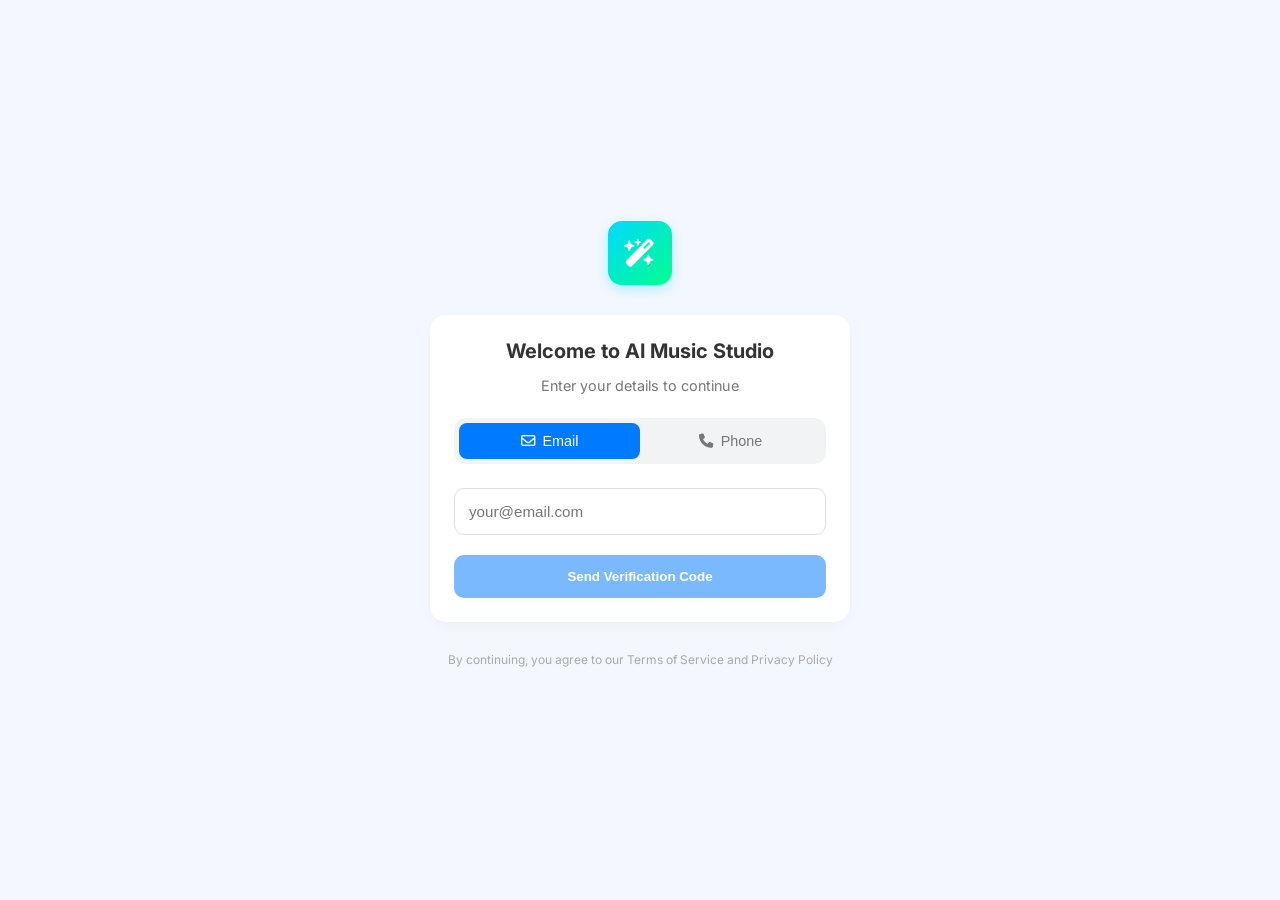
<file: templates/login.html>
<!DOCTYPE html>
<html lang="en">
<head>
    <meta charset="UTF-8">
    <meta name="viewport" content="width=device-width, initial-scale=1.0">
    <title>Login | AI Music Studio</title>
    <link href="https://fonts.googleapis.com/css2?family=Inter:wght@400;500;600&display=swap" rel="stylesheet">
    <link rel="stylesheet" href="https://cdnjs.cloudflare.com/ajax/libs/font-awesome/6.4.0/css/all.min.css">
    <link rel="stylesheet" href="/static/style.css">
</head>
<body>
    <div class="login-container">
    <div class="login-wrapper">
        <div class="logo-box">
            <i class="fa-solid fa-wand-magic-sparkles"></i>
        </div>
        
        <div class="card">
            <div id="step-login">
                <h2>Welcome to AI Music Studio</h2>
                <p class="subtitle" id="login-subtitle">Enter your details to continue</p>

                <div class="toggle-nav">
                    <button class="toggle-item active" id="btn-email">
                        <i class="fa-regular fa-envelope"></i> Email
                    </button>
                    <button class="toggle-item" id="btn-phone">
                        <i class="fa-solid fa-phone"></i> Phone
                    </button>
                </div>

                <input type="text" id="main-input" class="input-field" placeholder="your@email.com">
                <button class="btn-primary" id="send-code-btn">Send Verification Code</button>
            </div>

            <div id="step-verify" class="hidden">
                <h2>Welcome to AI Music Studio</h2>
                <p class="subtitle">Enter the verification code</p>

                <div class="otp-grid">
                    <input type="text" maxlength="1" class="otp-box">
                    <input type="text" maxlength="1" class="otp-box">
                    <input type="text" maxlength="1" class="otp-box">
                    <input type="text" maxlength="1" class="otp-box">
                </div>

                <p class="timer-info">Code expires in <span id="timer-val">60s</span></p>
                <button id="resend-btn" class="resend-link">Didn't receive a code? Resend</button>
                <button class="btn-primary" id="verify-btn">Verify & Continue</button>
                <a href="javascript:void(0)" class="back-link" id="change-link">Change email</a>
            </div>
        </div>
        
        <p class="footer-legal">
            By continuing, you agree to our Terms of Service and Privacy Policy
        </p>
    </div>

<script src="/static/script.js"></script>
<script>
// Intercept send-code response to show welcome back message
const origFetch = window.fetch;
window.fetch = async function(...args) {
    const res = await origFetch(...args);
    const url = typeof args[0] === 'string' ? args[0] : args[0].url;

    if (url.includes('/api/auth/send-code')) {
        const clone = res.clone();
        clone.json().then(data => {
            const subtitle = document.getElementById('login-subtitle');
            if (subtitle && data.is_returning) {
                subtitle.textContent = '👋 Welcome back! Enter your verification code';
                subtitle.style.color = '#7c3aed';
                subtitle.style.fontWeight = '600';
            }
        }).catch(() => {});
    }
    return res;
};
</script>
</body>
</html>
</file>
<file: static/style.css>
/* Master Styles for AI Music Studio */
:root {
    --primary-blue: #007bff;
    --light-blue: #7bb9ff;
    --bg-gray: #f4f7fe;
    --card-white: #ffffff;
    --text-dark: #333;
    --text-gray: #777;
}

/* This centers the entire login wrapper on the screen */
body {
    margin: 0;
    padding: 0;
    background-color: var(--bg-gray);
    font-family: 'Inter', sans-serif;
    min-height: 100vh;
}

.hidden { 
    display: none !important;
    visibility: hidden !important;
    opacity: 0 !important;
 }

/* --- 3. Studio Dashboard Layout --- */
.app-container {
    display: flex; /* This forces Sidebar and Content to be side-by-side */
    height: 100vh;
    width: 100vw;
    overflow: hidden;
}

.sidebar {
    width: 80px;
    background: var(--card-white);
    transition: background-color 0.3s;
    display: flex;
    flex-direction: column;
    align-items: center;
    padding: 20px 0;
    border-right: 1px solid #eee;
    flex-shrink: 0; /* Prevents the sidebar from squishing */
    height: 100vh;
    position: fixed;
    top: 0;
    left: 0;
    z-index: 1001;
}

.sidebar .logo-box {
    margin: 20px auto 40px; /* Centers and adds spacing below logo */
    transform: scale(0.8); /* Shrinks it slightly for the narrow sidebar */
}

.content {
    flex: 1;
    padding: 40px;
    padding-bottom: 200px;
    margin-left: 80px;
    overflow-y: auto;
    display: flex;
    flex-direction: column;
    width: calc(100% - 80px);
    box-sizing: border-box;
}

.nav-menu {
    display: flex;
    flex-direction: column;
    align-items: center;
    width: 100%;
    gap: 25px;
    margin-top: 50px;
    flex: 1;
}

/* Optional: Add an animation for when it appears */
.player-bar:not(.hidden) {
    display: flex !important;
}

@keyframes slideUp {
    from { transform: translateY(100%); }
    to { transform: translateY(0); }
}

#logout-btn:hover {
    color: #cc0000 !important;
    transform: scale(1.1);
}

#logout-btn {
    /* Set color and font-size once */
    color: #ff4d4d; 
    font-size: 22px;
    background: none;
    border: none;
    cursor: pointer;
    transition: transform 0.2s ease, color 0.2s ease;
    padding: 5px 0;
}

/* Ensure the Dark Mode button looks good below Logout */
#theme-toggle {
    font-size: 22px;
    background: none;
    border: none;
    cursor: pointer;
    color: var(--text-gray);
    transition: transform 0.2s ease, color 0.2s ease;
    width: 40px;
    text-align: center;
    padding: 5px 0;
}

#theme-toggle:hover {
    transform: scale(1.1);
    color: var(--primary-blue);
}

body.dark-theme #theme-toggle {
    border-top-color: #334155;
    color: #ffb142;
}

body.dark-theme #logout-btn {
    color: #ff6b6b;
}

.nav-menu button {
    background: none;
    border: none;
    font-size: 22px;
    color: var(--text-gray);
    cursor: pointer;
    transition: color 0.3s;
}

.nav-menu button:hover, .nav-menu button.active {
    color: var(--primary-blue);
}

/* The Login Card */
.card {
   background: var(--card-white);
    padding: 24px;
    border-radius: 16px;
    box-shadow: 0 4px 12px rgba(0, 0, 0, 0.03);
    margin-bottom: 24px;
}

.input-card{
    background: var(--card-white);
    padding: 24px;
    border-radius: 16px;
    box-shadow: 0 4px 12px rgba(0, 0, 0, 0.03);
    margin-bottom: 24px;
    display: flex;
    flex-direction: column;
}

.mixer-card {
    background: var(--card-white);
    padding: 24px;
    border-radius: 16px;
    box-shadow: 0 4px 12px rgba(0, 0, 0, 0.03);
    margin-bottom: 24px;
}

/* AI Generated Track Styling */
.output-card {
    background: white;
    padding: 24px;
    border-radius: 16px;
    box-shadow: 0 4px 12px rgba(0,0,0,0.05);
    margin-top: 20px;
}

.discovery-card {
    flex: 1;
    background: var(--card-white);
    padding: 24px;
    border-radius: 16px;
    text-align: center;
    box-shadow: 0 4px 12px rgba(0,0,0,0.03);
}

h2 { font-size: 1.25rem; color: var(--text-dark); margin-top: 0; margin-bottom: 8px; }
h3 { font-size: 1rem; font-weight: 600; color: var(--text-dark); margin-top: 0; margin-bottom: 16px; }
.subtitle { font-size: 0.9rem; color: var(--text-gray); margin-bottom: 24px; }

/* --- 2. Separate Login Centering --- */
.login-container {
    display: flex;
    justify-content: center;
    align-items: center;
    height: 100vh;
    width: 100%;
}

.login-wrapper {
    width: 100%;
    max-width: 420px;
    text-align: center;
}

/* Logo styling with the gradient from your reference */
.logo-box {
    width: 64px;
    height: 64px;
    background: linear-gradient(135deg, #00d9ff, #00ff8c);
    border-radius: 14px;
    display: flex;
    align-items: center;
    justify-content: center;
    margin: 0 auto 30px;
    color: white;
    font-size: 28px;
    box-shadow: 0 4px 12px rgba(0, 217, 255, 0.3);
}

/* Toggle Navigation */
.toggle-nav {
    display: flex;
    background: #f1f3f5;
    padding: 5px;
    border-radius: 12px;
    margin-bottom: 24px;
}

.toggle-item {
    flex: 1;
    padding: 10px;
    border: none;
    border-radius: 8px;
    cursor: pointer;
    font-size: 0.9rem;
    font-weight: 500;
    background: transparent;
    color: var(--text-gray);
    display: flex;
    align-items: center;
    justify-content: center;
    gap: 8px;
}

.toggle-item.active {
    background: var(--primary-blue);
    color: white;
}

/* Input Fields */
.input-field {
    width: 100%;
    padding: 14px;
    border: 1px solid #e0e0e0;
    border-radius: 10px;
    font-size: 0.95rem;
    margin-bottom: 20px;
    box-sizing: border-box;
}

/* --- Add these to fix the OTP boxes layout --- */
.otp-grid {
    display: flex;
    justify-content: center;
    gap: 12px;
    margin-bottom: 24px;
}

.otp-box {
    width: 50px;
    height: 50px;
    text-align: center;
    border: 1.5px solid #e0e0e0;
    border-radius: 10px;
    font-size: 1.2rem;
    font-weight: 600;
    outline: none;
    background: white;
}

/* Enhancing the OTP box focus for a better typing experience */
.otp-box:focus {
    border-color: var(--primary-blue);
    background-color: rgba(0, 123, 255, 0.05);
}

/* Styling for the Resend Code button */
.resend-link {
    background: none;
    border: none;
    color: var(--primary-blue);
    font-size: 0.85rem;
    font-weight: 500;
    cursor: pointer;
    margin-top: 10px;
    margin-bottom: 20px;
    text-decoration: none; /* Removed underline for a cleaner look */
    display: block;
    width: 100%;
}

/* Primary Blue Button */
.btn-primary {
    width: 100%;
    padding: 14px;
    background-color: var(--light-blue);
    color: white;
    border: none;
    border-radius: 10px;
    font-weight: 600;
    cursor: pointer;
    transition: background 0.2s;
}

/* --- STUDIO & GENERATOR --- */
.workspace {
    display: flex; 
    gap: 30px;
    margin-top: 30px;
}

.generator-settings {
    flex: 2; /* Takes up more space */
}

.mixer-panel {
    flex: 1; /* Sidebar mixer */
    position: sticky;
    top: 20px;
}

.input-card textarea {
    width: 100%;
    min-height: 120px;
    padding: 16px;
    border: 1.5px solid #eee;
    border-radius: 12px;
    resize: none;
    font-family: inherit;
    font-size: 0.95rem;
    background: #fafafa;
    outline: none;
    margin-bottom: 16px; /* Spacing between box and buttons */
    box-sizing: border-box; /* Prevents overflow */
    transition: border-color 0.2s;
}

/* Instrument Chips */
.instrument-list {
    display: flex;
    flex-wrap: wrap;
    gap: 10px;
}

.instrument-chip {
    padding: 8px 16px;
    border-radius: 20px;
    border: 1px solid var(--border-gray);
    background: white;
    cursor: pointer;
    transition: all 0.2s;
}

.instrument-chip.selected {
    background: var(--primary-blue);
    color: white;
    border-color: var(--primary-blue);
}

.instrument-chip.active {
  background: #7c3aed;
  color: #fff;
  border-color: #7c3aed;
}

#duration-slider {
    width: 100%; height: 6px; background: #e9ecef; border-radius: 5px;
    appearance: none; outline: none;
}
#duration-slider::-webkit-slider-thumb {
    appearance: none; width: 18px; height: 18px;
    background: var(--primary-blue); border-radius: 50%; cursor: pointer;
}

/* Make the big generate button stand out */
.main-generate-btn {
    width: 100%;
    padding: 16px;
    background: var(--primary-blue);
    color: white;
    border: none;
    border-radius: 12px;
    font-weight: 600;
    font-size: 1rem;
    cursor: pointer;
    margin-bottom: 30px;
    transition: transform 0.2s, background 0.2s;
    box-shadow: 0 4px 15px rgba(0, 123, 255, 0.2);
}

.main-generate-btn:hover {
    background: #0056b3;
    transform: translateY(-2px);
}

/* Professional Vertical Mixer Faders */
.faders {
    display: flex;
    justify-content: space-around;
    align-items: center;
    height: 250px; /* Height of the mixing board area */
    background: var(--card-white);
    border-radius: 12px;
    padding: 20px;
}

.fader-group {
    display: flex;
    flex-direction: column;
    align-items: center;
    gap: 15px;
}

.fader-group label {
    font-size: 0.75rem;
    font-weight: 600;
    color: var(--text-gray);
    text-transform: uppercase;
}

/* Customizing the slider look */
.v-fader {
    -webkit-appearance: slider-vertical;
    appearance: slider-vertical;
    width: 20px;
    height: 180px;
    background: #e2e8f0; /* The "track" of the slider */
    border-radius: 5px;
    outline: none;
    writing-mode: bt-lr; /* For browser compatibility */
    cursor: pointer;
}

/* The "Thumb" - The part the user grabs */
.v-fader::-webkit-slider-thumb {
    -webkit-appearance: none;
    appearance: none;
    width: 28px;
    height: 14px;
    background: var(--primary-blue);
    border: 2px solid white;
    border-radius: 4px;
    box-shadow: 0 2px 5px rgba(0, 0, 0, 0.2);
    cursor: pointer;
}

/* --- Discovery Hub Layout --- */
.discovery-grid {
    display: flex;
    gap: 24px;
    margin-bottom: 30px;
}

.discovery-card { flex: 1; text-align: center; }

/* Hum to Search Section */
.record-circle {
    width: 80px;
    height: 80px;
    background: #f0f7ff; /* Soft blue background */
    color: var(--primary-blue); /* Studio blue icon */
    border-radius: 50%;
    display: flex;
    align-items: center;
    justify-content: center;
    font-size: 32px;
    margin: 20px auto;
    cursor: pointer;
    transition: all 0.3s ease;
    border: 2px solid transparent;
}

.record-circle:hover {
    transform: scale(1.05);
    border-color: var(--light-blue);
    background: #e1efff;
}

/* Lyric Search Box */
.search-box {
    display: flex;
    gap: 10px;
    margin: 20px 0;
}

.search-box input {
    flex: 1;
    padding: 12px;
    border: 1.5px solid var(--border-gray);
    border-radius: 10px;
    outline: none;
    background: var(--card-white);
    color: var(--text-dark);
}

/* Results Container */
.results-container {
    background: var(--card-white);
    border-radius: 16px;
    padding: 24px;
    box-shadow: 0 4px 12px rgba(0,0,0,0.03);
    min-height: 160px;
    /* Let the container grow naturally to wrap ALL results */
    height: auto;
    flex-shrink: 0;
    display: flex;
    flex-direction: column;
    overflow: visible;
    /* Ensure bottom padding so last result isn't clipped by player bar */
    margin-bottom: 20px;
}

.results-placeholder {
    display: flex;
    flex-direction: column;
    align-items: center;
    justify-content: center;
    flex: 1;
    padding: 40px 0;
    color: var(--text-gray);
    text-align: center;
}

.results-placeholder i {
    font-size: 48px;
    color: var(--light-blue);
    margin-bottom: 16px;
}

.results-placeholder h3 { margin: 0 0 8px; }
.results-placeholder p  { margin: 0; font-size: 0.9rem; }

.search-results-list h3 { margin: 0 0 16px; }

/* Track List Styling */
.track-item {
    display: flex;
    align-items: center;
    padding: 14px 16px;
    background: var(--card-white);
    border: 1px solid var(--border-gray);
    border-radius: 14px;
    margin-bottom: 10px;
    cursor: pointer;
    transition: all 0.2s;
    gap: 14px;
}

.track-item:hover { 
    background: #f0f7ff; 
    border-color: var(--light-blue);
    transform: translateY(-1px);
    box-shadow: 0 4px 12px rgba(0,120,255,0.08);
}

.track-actions {
    display: flex;
    gap: 8px;
    flex-shrink: 0;
}

.track-action-btn {
    background: none;
    border: 1px solid var(--border-gray);
    border-radius: 8px;
    width: 44px;
    height: 44px;
    cursor: pointer;
    color: var(--text-gray);
    transition: all 0.2s;
    display: flex;
    align-items: center;
    justify-content: center;
    font-size: 1.1rem;
}

.track-action-btn:hover {
    background: var(--primary-blue);
    color: white;
    border-color: var(--primary-blue);
}

/* YouTube brand color */
.track-action-btn[title="Search on YouTube"] {
    color: #FF0000;
    border-color: #FF0000;
}
.track-action-btn[title="Search on YouTube"]:hover {
    background: #FF0000;
    color: white;
    border-color: #FF0000;
}

/* Spotify brand color */
.track-action-btn[title="Search on Spotify"] {
    color: #1DB954;
    border-color: #1DB954;
}
.track-action-btn[title="Search on Spotify"]:hover {
    background: #1DB954;
    color: white;
    border-color: #1DB954;
}

/* --- Global Player Bar --- */
.player-bar {
    position: fixed;
    bottom: 0;
    left: 80px;
    width: calc(100% - 80px);
    background: var(--card-white);
    transition: background-color 0.3s, transform 0.4s ease-out;
    border-top: 1px solid #eee;
    display: flex;
    align-items: center;/* Increase the second number (80px) to move everything left */
    padding: 15px 40px; 
    gap: 30px;
    z-index: 1000;
    justify-content: space-between;
    box-sizing: border-box; /* Ensures padding doesn't break the width */
}

.sidebar {
    width: 80px;
    background: var(--card-white);
    transition: background-color 0.3s;
    display: flex;
    flex-direction: column;
    align-items: center;
    padding: 20px 0;
    border-right: 1px solid #eee;
    height: 100vh;
    position: fixed; /* Fixed so it never moves */
    left: 0;
    top: 0;
    z-index: 1001; /* Stays above the player bar */
}

.now-playing { width: 300px; display: flex; gap: 15px; align-items: center; }
.player-controls { flex: 1; text-align: center; max-width: 600px; }
.main-controls { display: flex; justify-content: center; gap: 20px; margin-bottom: 5px; }

.progress-slider, .volume-slider { 
    -webkit-appearance: none;
    flex: 1;
    height: 4px;
    background: #e2e8f0;
    border-radius: 5px;
    outline: none;
}

.progress-slider::-webkit-slider-thumb {
    -webkit-appearance: none;
    width: 12px;
    height: 12px;
    background: var(--primary-blue);
    border-radius: 50%;
    cursor: pointer;
}

.volume-controls { 
    width: 200px; 
    display: flex; 
    align-items: center; 
    justify-content: flex-end;
    gap: 12px; 
    margin-left: auto; 
    padding-right: 20px;}

.btn-primary:hover { background-color: var(--primary-blue); }



.input-card textarea:focus {
    border-color: var(--primary-blue);
}

input[type="range"]#duration-slider {
    width: 100%;
    height: 6px;
    background: #e9ecef;
    border-radius: 5px;
    appearance: none;
    outline: none;
}

input[type="range"]#duration-slider::-webkit-slider-thumb {
    appearance: none;
    width: 18px;
    height: 18px;
    background: var(--primary-blue);
    border-radius: 50%;
    cursor: pointer;
}

/* Professional Reset Button Styling */
.reset-btn {
    width: 100%;
    margin-top: 24px;
    padding: 12px;
    background: #f1f3f5;
    color: var(--text-gray);
    border: none;
    border-radius: 10px;
    font-weight: 600;
    font-size: 0.85rem;
    cursor: pointer;
    transition: all 0.2s ease;
}

.reset-btn:hover {
    background: #e9ecef;
    color: var(--text-dark);
}

.reset-btn:active {
    transform: scale(0.98);
}

/* --- Add these to fix the "Change email" link styling --- */
.back-link {
    display: inline-block;
    margin-top: 20px;
    color: var(--text-gray);
    font-size: 0.85rem;
    text-decoration: none;
    cursor: pointer;
    transition: color 0.2s;
}

.back-link:hover {
    color: var(--primary-blue);
    text-decoration: underline;
}

.timer-info {
    margin-bottom: 15px;
    font-size: 0.9rem;
    color: var(--text-gray);
}

#timer-val {
    color: var(--primary-blue);
    font-weight: 600;
}

.resend-link:hover {
    text-decoration: underline;
    color: var(--light-blue);
}

/* --- Professional Volume Slider --- */
.volume-controls {
    display: flex;
    align-items: center;
    gap: 12px;
    width: 200px;
}

.volume-controls i {
    color: var(--text-gray);
    font-size: 0.9rem;
}

.volume-slider {
    -webkit-appearance: none;
    width: 100%;
    height: 4px;
    background: #e2e8f0;
    border-radius: 5px;
    outline: none;
}

/* The clickable dot (Thumb) */
.volume-slider::-webkit-slider-thumb {
    -webkit-appearance: none;
    appearance: none;
    width: 14px;
    height: 14px;
    background: var(--primary-blue);
    border: 2px solid white;
    border-radius: 50%;
    cursor: pointer;
    box-shadow: 0 2px 4px rgba(0, 0, 0, 0.1);
}

.volume-slider::-moz-range-thumb {
    width: 14px;
    height: 14px;
    background: var(--primary-blue);
    border: 2px solid white;
    border-radius: 50%;
    cursor: pointer;
}

.v-fader::-moz-range-thumb {
    width: 24px;
    height: 36px;
    background: var(--primary-blue);
    border: 3px solid white;
    border-radius: 6px;
    box-shadow: 0 4px 10px rgba(0, 123, 255, 0.3);
    cursor: pointer;
}

.input-card h3, .mixer-card h3 {
    font-size: 1rem;
    font-weight: 600;
    margin-top: 0;
    color: var(--text-dark);
    margin-bottom: 16px;
}

.track-info {
    display: flex;
    align-items: center;
    gap: 15px;
    margin-bottom: 20px;
}

.album-art {
    width: 60px;
    height: 60px;
    background: linear-gradient(135deg, #00d9ff, #00ff8c);
    border-radius: 12px;
    display: flex;
    align-items: center;
    justify-content: center;
    color: white;
    font-weight: bold;
    font-size: 1.2rem;
}

.action-buttons {
    display: flex;
    gap: 10px;
}

.play-btn, .download-btn {
    padding: 10px 20px;
    border-radius: 8px;
    border: 1px solid #eee;
    background: #f8f9fa;
    cursor: pointer;
    font-weight: 500;
    transition: 0.2s;
}

.play-btn:hover, .download-btn:hover {
    background: #e9ecef;
}

/* Prompt Tools (Enhance/Voice buttons) */
.prompt-tools {
    display: flex;
    gap: 12px;
}

.prompt-tools button {
    padding: 8px 14px;
    background: #f1f3f5;
    border: none;
    border-radius: 8px;
    font-size: 0.85rem;
    font-weight: 500;
    cursor: pointer;
    transition: background 0.2s;
}

.prompt-tools button:hover {
    background: #e9ecef;
}

.footer-legal { margin-top: 30px; font-size: 0.75rem; color: #aaa; }
.hidden { display: none !important; }

.discovery-card h3 { margin-top: 0; font-size: 1.1rem; }

/* Hum to Search Section */
.record-circle {
    width: 80px;
    height: 80px;
    background: #f0f7ff; /* Soft blue background */
    color: var(--primary-blue); /* Studio blue icon */
    border-radius: 50%;
    display: flex;
    align-items: center;
    justify-content: center;
    font-size: 32px;
    margin: 20px auto;
    cursor: pointer;
    transition: all 0.3s ease;
    border: 2px solid transparent;
}

.record-circle:hover {
    transform: scale(1.05);
    border-color: var(--light-blue);
    background: #e1efff;
}

/* Style the placeholder search message */
#start-searching-msg i {
    color: var(--light-blue);
    font-size: 48px;
    margin-bottom: 20px;
}

.btn-search {
    padding: 10px 20px;
    background: var(--primary-blue);
    color: white;
    border: none;
    border-radius: 10px;
    cursor: pointer;
}

.track-art {
    width: 52px;
    height: 52px;
    background: linear-gradient(135deg, #00d9ff, #00ff8c);
    border-radius: 10px;
    display: flex;
    align-items: center;
    justify-content: center;
    color: white;
    font-weight: bold;
    font-size: 1.1rem;
    flex-shrink: 0;
}

.track-details { 
    flex: 1; 
    min-width: 0;
}
.track-details strong { 
    display: block; 
    font-size: 0.95rem; 
    color: var(--text-dark);
    margin-bottom: 3px;
    white-space: nowrap;
    overflow: hidden;
    text-overflow: ellipsis;
}
.track-details .track-meta { 
    font-size: 0.8rem; 
    color: var(--text-gray);
    display: block;
    margin-bottom: 2px;
}
.track-details .track-desc { 
    font-size: 0.75rem; 
    color: #aaa;
    display: block;
    white-space: nowrap;
    overflow: hidden;
    text-overflow: ellipsis;
}

.player-art { width: 40px; height: 40px; background: #eee; border-radius: 6px; font-size: 0.6rem; text-align: center; line-height: 40px; }


.main-controls { display: flex; justify-content: center; gap: 20px; margin-bottom: 5px; }
.main-controls button { background: none; border: none; font-size: 1.2rem; cursor: pointer; }
.progress-container { display: flex; align-items: center; gap: 10px; font-size: 0.75rem; color: #777; }

.volume-slider { width: 80px; }

/* Pulse animation for humming */
.record-circle.active {
    animation: pulse 1.5s infinite;
    background: #ff4d4d;
    color: white;
}

@keyframes pulse {
    0% { box-shadow: 0 0 0 0 rgba(255, 77, 77, 0.4); }
    70% { box-shadow: 0 0 0 20px rgba(255, 77, 77, 0); }
    100% { box-shadow: 0 0 0 0 rgba(255, 77, 77, 0); }
}

/* Mock Waveform Styling */
.waveform-mock {
    height: 30px;
    width: 100%;
    background: repeating-linear-gradient(90deg, #eee 0px, #eee 2px, transparent 2px, transparent 4px);
    border-radius: 4px;
}

/* --- Profile Page Layout --- */
.profile-layout {
    display: flex;
    flex-direction: column;
    gap: 30px;
}

.user-card {
    display: flex;
    align-items: center;
    gap: 25px;
    background: var(--card-white);
    padding: 30px;
    border-radius: 20px;
}

.profile-avatar {
    width: 100px;
    height: 100px;
    background: linear-gradient(135deg, var(--primary-blue), var(--light-blue));
    border-radius: 50%;
    display: flex;
    align-items: center;
    justify-content: center;
    color: white;
    font-size: 2rem;
    font-weight: 600;
}

.user-details h2 { margin-bottom: 5px; }
.user-details p { color: var(--text-gray); margin: 0; }

/* Stats Grid */
.stats-grid {
    display: grid;
    grid-template-columns: repeat(4, 1fr);
    gap: 20px;
}

.stat-item {
    background: white;
    padding: 20px;
    border-radius: 16px;
    text-align: center;
    border-bottom: 4px solid #eee;
}

.stat-item.pink { border-color: #ff7eb9; }
.stat-item.blue { border-color: var(--primary-blue); }
.stat-item.orange { border-color: #ffb142; }
.stat-item.green { border-color: #2ecc71; }

/* History Table */
.history-table {
    width: 100%;
    border-collapse: collapse;
    background: white;
    border-radius: 16px;
    overflow: hidden;
}

.history-table th, .history-table td {
    padding: 15px 20px;
    text-align: left;
    border-bottom: 1px solid #f4f7fe;
}

.history-table th {
    background: #fafafa;
    font-size: 0.85rem;
    color: var(--text-gray);
    text-transform: uppercase;
}

.table-track { display: flex; align-items: center; gap: 15px; }
.track-icon {
    width: 35px;
    height: 35px;
    background: #f0f7ff;
    border-radius: 8px;
    display: flex;
    align-items: center;
    justify-content: center;
    color: var(--primary-blue);
}

/* Styling for buttons like Edit Profile, Settings, and View All */
.sec-btn, .view-all-btn {
    padding: 8px 16px;
    background: #f1f3f5;
    color: var(--text-dark);
    border: 1px solid #e0e0e0;
    border-radius: 8px;
    font-size: 0.85rem;
    font-weight: 500;
    cursor: pointer;
    display: flex;
    align-items: center;
    gap: 8px;
    transition: all 0.2s;
}

.sec-btn:hover, .view-all-btn:hover {
    background: #e9ecef;
    border-color: #ced4da;
}

/* Table Action Buttons (Play/Download) */
.table-actions {
    display: flex;
    gap: 10px;
}

.table-actions button {
    width: 32px;
    height: 32px;
    display: flex;
    align-items: center;
    justify-content: center;
    background: #f8f9fa;
    border: 1px solid #eee;
    border-radius: 6px;
    color: var(--primary-blue);
    cursor: pointer;
    transition: 0.2s;
}

.table-actions button:hover {
    background: var(--primary-blue);
    color: white;
    border-color: var(--primary-blue);
}

/* History Header Layout */
.history-header {
    display: flex;
    justify-content: space-between;
    align-items: center;
    margin-bottom: 20px;
}

/* --- Professional Profile Components --- */
.sec-btn, .view-all-btn {
    padding: 10px 20px;
    background: #f8f9fa;
    border: 1px solid var(--border-gray);
    border-radius: 10px;
    color: var(--text-dark);
    font-size: 0.85rem;
    font-weight: 600;
    cursor: pointer;
    transition: all 0.2s ease;
    display: flex;
    align-items: center;
    gap: 10px;
}

.sec-btn:hover, .view-all-btn:hover {
    background: #eef2f7;
    border-color: var(--light-blue);
    color: var(--primary-blue);
}

/* History Table Actions */
.table-actions button {
    width: 36px;
    height: 36px;
    background: white;
    border: 1.5px solid #f0f0f0;
    border-radius: 8px;
    color: var(--text-gray);
    cursor: pointer;
    transition: 0.3s;
}

.table-actions button:hover {
    background: var(--primary-blue);
    color: white;
    border-color: var(--primary-blue);
    box-shadow: 0 4px 10px rgba(0, 123, 255, 0.2);
}

/* --- Space between Profile Buttons --- */
.profile-actions {
    display: flex;
    gap: 15px; /* This creates the exact space you need between the buttons */
    margin-top: 15px; /* Adds space above the buttons if needed */
}

/* Ensure buttons don't have default browser margins that interfere */
.sec-btn {
    margin: 0; 
}

/* --- Optimized Dark Mode (Softer Tones) --- */
body.dark-theme {
    --bg-gray: #0f172a;      /* Lightened Navy-Slate background */
    --card-white: #252d3d;   /* Lighter Slate for cards */
    --text-dark: #f8fafc;    /* Clean white text */
    --text-gray: #94a3b8;    /* Muted blue-gray text */
    --border-gray: #334155;  /* Subtle dark border */
}

/* Fix for the white boxes in the profile screenshot */
body.dark-theme .stat-item, 
body.dark-theme .user-card,
body.dark-theme .history-table {
    background: var(--card-white);
    color: var(--text-dark);
}

/* Make sure table rows don't stay white */
body.dark-theme .history-table tr {
    background: transparent;
}

body.dark-theme .history-table th {
    background: #2d3748; /* Slightly darker header for the table */
    color: var(--text-gray);
}

/* --- Fix for Invisible Buttons in Dark Mode --- */
body.dark-theme .sec-btn, 
body.dark-theme .view-all-btn,
body.dark-theme .table-actions button {
    background: #334155; /* Darker gray-blue */
    color: #f8fafc;      /* Light text */
    border-color: #475569;
}

body.dark-theme .sec-btn:hover, 
body.dark-theme .view-all-btn:hover {
    background: #475569;
    color: var(--light-blue);
}

/* Ensure the text inside stat items is visible */
body.dark-theme .stat-item h3 {
    color: var(--text-dark);
}

body.dark-theme .stat-item p {
    color: var(--text-gray);
}

body.dark-theme h1 {
    color: #ffffff;
}

body.dark-theme .header p {
    color: var(--text-gray);
}

/* --- Index & Discovery Specific Fixes --- */
body.dark-theme .sidebar, 
body.dark-theme .player-bar {
    background: #1e293b; 
    border-color: var(--border-gray);
}

/* Workspace & Discovery Cards */
body.dark-theme .input-card, 
body.dark-theme .mixer-card, 
body.dark-theme .output-card,
body.dark-theme .discovery-card {
    background: var(--card-white);
    color: var(--text-dark);
}

/* Input Fields (Textarea & Search Box) */
body.dark-theme textarea, 
body.dark-theme input[type="text"] {
    background: #0f172a;
    color: white;
    border-color: var(--border-gray);
}

/* Mixer Background Fix */
body.dark-theme .faders {
    background: #1e293b;
}

/* Track List in Discovery */
body.dark-theme .track-item {
    background: #1e293b;
    border: 1px solid var(--border-gray);
}
body.dark-theme .track-item:hover {
    background: #334155;
}

/* --- Discovery Hub Dark Mode Fixes --- */
body.dark-theme .results-placeholder h3 {
    color: #ffffff !important; /* Makes 'Start Searching' pure white */
}

body.dark-theme .results-placeholder p {
    color: #cbd5e1 !important; /* Makes secondary text a light slate gray */
}

body.dark-theme .results-placeholder i {
    color: #60a5fa !important; /* Brightens the magnifying glass icon */
}

/* Ensure the lyric search hint is also visible */
body.dark-theme .search-hint {
    color: #94a3b8;
}

/* --- Index Page Dark Mode Fixes --- */
body.dark-theme .track-info h4 {
    color: #ffffff !important; /* Forces "AI Generated Track" to pure white */
}

body.dark-theme .track-info p {
    color: #94a3b8; /* Soft blue-gray for "Prompt:" label */
}

body.dark-theme #prompt-preview {
    color: #f8fafc; /* Brighter white for the actual user prompt text */
}

/* Ensure the output card background matches the soft dark tone */
body.dark-theme #generated-track-container {
    background: var(--card-white);
    border: 1px solid var(--border-gray);
}

body.dark-theme #display-name{
    color: #ffffff !important;
}

body.dark-theme #display-email {
    color: var(--text-gray) !important;
}

/* Forces "Reset Levels" text to black in Dark Mode */
body.dark-theme .reset-btn {
    color: #000000 !important;
}

/* Optional: Improve contrast on hover in Dark Mode */
body.dark-theme .reset-btn:hover {
    background: #e2e8f0; /* Slightly darker gray on hover */
    color: #000000 !important;
}

/* --- Modernized Modals --- */
.modal {
    position: fixed;
    top: 0; left: 0;
    width: 100%; height: 100%;
    background: rgba(15, 23, 42, 0.7); /* Darker overlay */
    backdrop-filter: blur(8px); /* Professional blur effect */
    display: flex;
    justify-content: center;
    align-items: center;
    z-index: 2000;
    animation: fadeIn 0.3s ease;
}

.modal-content {
    background: var(--card-white);
    padding: 35px;
    border-radius: 24px;
    width: 420px;
    text-align: center;
    box-shadow: 0 20px 40px rgba(0, 0, 0, 0.2);
    border: 1px solid rgba(255, 255, 255, 0.1);
    transform: translateY(0);
    animation: slideUp 0.4s cubic-bezier(0.175, 0.885, 0.32, 1.275);
}

/* Modal Animations */
@keyframes fadeIn { from { opacity: 0; } to { opacity: 1; } }
@keyframes slideUp { from { transform: translateY(30px); opacity: 0; } to { transform: translateY(0); opacity: 1; } }

/* Improved Settings Row */
.settings-option {
    display: flex;
    justify-content: space-between;
    align-items: center;
    padding: 12px 0;
    border-bottom: 1px solid var(--border-gray);
    color: var(--text-dark);
}

.settings-option:last-of-type { border-bottom: none; }

.edit-avatar-section {
    display: flex;
    flex-direction: column;
    align-items: center;
    gap: 15px;
    margin-bottom: 20px;
}

.modal-actions {
    display: flex;
    gap: 10px;
    margin-top: 20px;
}

.settings-option {
    display: flex;
    justify-content: space-between;
    align-items: center;
    margin-bottom: 15px;
    color: var(--text-dark);
}

.settings-divider {
    height: 1px;
    background: var(--border-gray);
    margin: 20px 0;
}

.danger-zone {
    text-align: left;
    padding: 15px;
    border: 1px solid #ff4d4d;
    border-radius: 12px;
    background: rgba(255, 77, 77, 0.05);
}

.danger-zone h4 {
    color: #ff4d4d;
    margin: 0 0 5px 0;
}

.danger-zone p {
    font-size: 0.8rem;
    color: var(--text-gray);
    margin-bottom: 15px;
}

.btn-danger {
    width: 100%;
    padding: 12px;
    background-color: #ff4d4d;
    color: white;
    border: none;
    border-radius: 10px;
    font-weight: 600;
    cursor: pointer;
    transition: background 0.2s;
}

.btn-danger:hover {
    background-color: #cc0000;
}

/* --- Modern Toggle Switch --- */
.switch {
    position: relative;
    display: inline-block;
    width: 44px;
    height: 22px;
}

/* Hide default checkbox */
.switch input {
    opacity: 0;
    width: 0;
    height: 0;
}

/* The slider track */
.slider {
    position: absolute;
    cursor: pointer;
    top: 0; left: 0; right: 0; bottom: 0;
    background-color: #ccc;
    transition: .4s;
}

/* The sliding circle (Thumb) */
.slider:before {
    position: absolute;
    content: "";
    height: 16px;
    width: 16px;
    left: 3px;
    bottom: 3px;
    background-color: white;
    transition: .4s;
}

/* Track color when ON */
input:checked + .slider {
    background-color: var(--primary-blue);
}

/* Move circle when ON */
input:checked + .slider:before {
    transform: translateX(22px);
}

/* Rounded sliders */
.slider.round {
    border-radius: 34px;
}

.slider.round:before {
    border-radius: 50%;
}

/* ═══════════════════════════════════════════════════
   LOADING SCREEN
═══════════════════════════════════════════════════ */
#ai-loading-screen {
  display: none;
  position: fixed; inset: 0;
  background: rgba(10, 10, 20, 0.92);
  backdrop-filter: blur(8px);
  z-index: 10000;
  justify-content: center;
  align-items: center;
  flex-direction: column;
}
.loading-inner {
  text-align: center;
  color: #fff;
  padding: 40px;
}
.loading-inner h2 { font-size: 1.8rem; margin: 24px 0 8px; }
.loading-inner p  { color: #aaa; margin: 0 0 24px; }
.loading-hint     { font-size: .78rem !important; color: #666 !important; margin-top: 16px !important; }

/* Animated music bars */
.music-bars {
  display: flex; align-items: flex-end;
  justify-content: center; gap: 6px; height: 60px;
}
.music-bars span {
  display: block; width: 8px; border-radius: 4px;
  background: linear-gradient(180deg, #7c3aed, #a78bfa);
  animation: bar-bounce 1s ease-in-out infinite;
}
.music-bars span:nth-child(1) { height: 20px; animation-delay: 0s;    }
.music-bars span:nth-child(2) { height: 40px; animation-delay: .15s;  }
.music-bars span:nth-child(3) { height: 56px; animation-delay: .3s;   }
.music-bars span:nth-child(4) { height: 40px; animation-delay: .45s;  }
.music-bars span:nth-child(5) { height: 20px; animation-delay: .6s;   }
@keyframes bar-bounce {
  0%, 100% { transform: scaleY(0.4); opacity: .6; }
  50%       { transform: scaleY(1.0); opacity: 1;  }
}

/* Progress bar */
.loading-progress {
  width: 280px; height: 4px;
  background: #333; border-radius: 2px;
  margin: 0 auto 8px; overflow: hidden;
}
.loading-bar {
  height: 100%; width: 0%;
  background: linear-gradient(90deg, #7c3aed, #a78bfa);
  border-radius: 2px;
  transition: width 1s ease;
}

/* ═══════════════════════════════════════════════════
   MOOD BOARD
═══════════════════════════════════════════════════ */
.mood-grid {
  display: grid;
  grid-template-columns: repeat(3, 1fr);
  gap: 10px;
  margin-top: 8px;
}
.mood-card {
  display: flex; flex-direction: column;
  align-items: center; gap: 6px;
  padding: 14px 8px;
  border: 2px solid var(--border, #e5e7eb);
  border-radius: 12px;
  background: var(--card-bg, #fff);
  cursor: pointer;
  font-size: .85rem; font-weight: 500;
  transition: all .2s;
}
.mood-card:hover  { border-color: #7c3aed; background: #f5f3ff; }
.mood-card.active { border-color: #7c3aed; background: #ede9fe; color: #7c3aed; }
.mood-emoji       { font-size: 1.6rem; }

/* Dark mode mood cards */
body.dark-theme .mood-card        { background: #1e1e2e; border-color: #333; color: #ddd; }
body.dark-theme .mood-card:hover  { border-color: #7c3aed; background: #2d1f4e; }
body.dark-theme .mood-card.active { border-color: #a78bfa; background: #2d1f4e; color: #a78bfa; }

/* ═══════════════════════════════════════════════════
   GENRE CHIPS
═══════════════════════════════════════════════════ */
.genre-list {
  display: flex; flex-wrap: wrap; gap: 8px; margin-top: 8px;
}
.genre-chip {
  padding: 6px 14px;
  border: 2px solid var(--border, #e5e7eb);
  border-radius: 20px;
  background: transparent;
  cursor: pointer; font-size: .85rem;
  transition: all .2s;
}
.genre-chip:hover  { border-color: #7c3aed; color: #7c3aed; }
.genre-chip.active { border-color: #7c3aed; background: #7c3aed; color: #fff; }

body.dark-theme .genre-chip        { border-color: #444; color: #ccc; }
body.dark-theme .genre-chip:hover  { border-color: #a78bfa; color: #a78bfa; }
body.dark-theme .genre-chip.active { background: #7c3aed; color: #fff; }

/* ═══════════════════════════════════════════════════
   GALLERY GRID
═══════════════════════════════════════════════════ */
.gallery-grid {
  display: grid;
  grid-template-columns: repeat(auto-fill, minmax(280px, 1fr));
  gap: 20px;
  padding: 20px 0;
}
.gallery-card {
  background: var(--card-bg, #fff);
  border: 1px solid var(--border, #e5e7eb);
  border-radius: 16px;
  padding: 20px;
  transition: transform .2s, box-shadow .2s;
}
.gallery-card:hover {
  transform: translateY(-4px);
  box-shadow: 0 8px 24px rgba(124, 58, 237, .15);
}
.gallery-art {
  width: 100%; height: 120px;
  background: linear-gradient(135deg, #7c3aed, #a855f7, #ec4899);
  border-radius: 10px;
  display: flex; align-items: center; justify-content: center;
  font-size: 2.5rem; color: rgba(255,255,255,.7);
  margin-bottom: 12px;
}
.gallery-info {
  display: flex; flex-direction: column; gap: 3px;
  margin-bottom: 10px;
}
.gallery-info strong { font-size: .95rem; }
.gallery-info span   { font-size: .8rem; color: #888; }

body.dark-theme .gallery-card { background: #1a1a2e; border-color: #333; }


/* ═══════════════════════════════════════════════════
   VIDEO DROP ZONE
═══════════════════════════════════════════════════ */
.video-drop-zone {
  border: 2px dashed var(--border, #d1d5db);
  border-radius: 14px;
  padding: 32px 20px;
  text-align: center;
  cursor: pointer;
  transition: all .2s;
  display: flex;
  flex-direction: column;
  align-items: center;
  gap: 8px;
  color: #888;
}
.video-drop-zone:hover {
  border-color: #7c3aed;
  background: #f5f3ff;
}
.video-drop-zone p   { margin: 0; font-size: .9rem; }
.video-drop-zone span{ font-size: .8rem; color: #aaa; }

body.dark-theme .video-drop-zone       { border-color: #444; color: #888; }
body.dark-theme .video-drop-zone:hover { background: #1e1533; border-color: #7c3aed; }

/* ═══════════════════════════════════════════════════
   LANGUAGE CHIPS
═══════════════════════════════════════════════════ */
.language-chips {
  display: flex;
  flex-wrap: wrap;
  gap: 8px;
}
.lang-chip {
  padding: 7px 16px;
  border: 2px solid var(--border, #e5e7eb);
  border-radius: 20px;
  background: transparent;
  cursor: pointer;
  font-size: .85rem;
  transition: all .2s;
}
.lang-chip:hover  { border-color: #7c3aed; color: #7c3aed; }
.lang-chip.active { border-color: #7c3aed; background: #7c3aed; color: #fff; }

body.dark-theme .lang-chip        { border-color: #444; color: #ccc; }
body.dark-theme .lang-chip:hover  { border-color: #a78bfa; color: #a78bfa; }
body.dark-theme .lang-chip.active { background: #7c3aed; color: #fff; }

/* ═══════════════════════════════════════════════════
   LYRICS OUTPUT BOX
═══════════════════════════════════════════════════ */
#lyrics-output {
  white-space: pre-wrap;
  font-family: 'Inter', sans-serif;
  font-size: .9rem;
  line-height: 1.9;
  background: var(--bg, #f9fafb);
  border-radius: 10px;
  padding: 16px;
  max-height: 420px;
  overflow-y: auto;
  border: 1px solid var(--border, #e5e7eb);
}
body.dark-theme #lyrics-output {
  background: #12121e;
  border-color: #333;
  color: #e0e0e0;
}
/* ═══════════════════════════════════════════════════
   COMPLETE DARK THEME - ALL PAGES
═══════════════════════════════════════════════════ */
body.dark-theme {
  background: #0f0f1a !important;
  color: #e0e0e0 !important;
}
body.dark-theme .content,
body.dark-theme main.content {
  background: #0f0f1a !important;
}
body.dark-theme .app-container {
  background: #0f0f1a !important;
}
/* Sidebar */
body.dark-theme .sidebar {
  background: #12121e !important;
  border-color: #2a2a3a !important;
}
body.dark-theme .nav-menu button {
  color: #888 !important;
}
body.dark-theme .nav-menu button:hover {
  color: #a78bfa !important;
  background: #1e1533 !important;
}
/* Header */
body.dark-theme .header h1 { color: #f0f0f0 !important; }
body.dark-theme .header p  { color: #888 !important; }
/* Cards */
body.dark-theme .input-card,
body.dark-theme .mixer-card,
body.dark-theme .output-card,
body.dark-theme .discovery-card,
body.dark-theme .gallery-card,
body.dark-theme .card {
  background: #1a1a2e !important;
  border-color: #2a2a3a !important;
  color: #e0e0e0 !important;
}
body.dark-theme .input-card h3,
body.dark-theme .mixer-card h3,
body.dark-theme .card h3,
body.dark-theme h2, body.dark-theme h3, body.dark-theme h4 {
  color: #f0f0f0 !important;
}
/* Inputs */
body.dark-theme textarea,
body.dark-theme input[type="text"],
body.dark-theme input[type="email"],
body.dark-theme input[type="number"],
body.dark-theme select,
body.dark-theme .input-field {
  background: #12121e !important;
  border-color: #333 !important;
  color: #e0e0e0 !important;
}
body.dark-theme textarea::placeholder,
body.dark-theme input::placeholder { color: #555 !important; }
/* Buttons */
body.dark-theme .sec-btn,
body.dark-theme .reset-btn,
body.dark-theme .view-all-btn {
  background: #1e1533 !important;
  border-color: #333 !important;
  color: #ccc !important;
}
body.dark-theme .instrument-chip {
  background: #1a1a2e !important;
  border-color: #333 !important;
  color: #ccc !important;
}
body.dark-theme .instrument-chip.active {
  background: #7c3aed !important;
  color: #fff !important;
  border-color: #7c3aed !important;
}
/* Feature tabs */
body.dark-theme .feature-tab {
  border-color: #333 !important;
  color: #ccc !important;
}
/* Player bar */
body.dark-theme .player-bar {
  background: #12121e !important;
  border-color: #2a2a3a !important;
  color: #ccc !important;
}
body.dark-theme #playing-title { color: #f0f0f0 !important; }
body.dark-theme #playing-artist { color: #888 !important; }
/* Profile page */
body.dark-theme .user-card,
body.dark-theme .stats-grid .stat-item,
body.dark-theme .history-container {
  background: #1a1a2e !important;
  border-color: #2a2a3a !important;
}
body.dark-theme .history-table { background: #1a1a2e !important; color: #e0e0e0 !important; }
body.dark-theme .history-table th { background: #12121e !important; color: #888 !important; }
body.dark-theme .history-table tr:hover { background: #2a2a3a !important; }
body.dark-theme .stat-item h3 { color: #fff !important; }
body.dark-theme .stat-item p  { color: #aaa !important; }
body.dark-theme .member-since,
body.dark-theme .user-details p { color: #888 !important; }
body.dark-theme #display-name   { color: #f0f0f0 !important; }
/* Gallery page */
body.dark-theme .gallery-grid .gallery-card {
  background: #1a1a2e !important;
  border-color: #2a2a3a !important;
}
body.dark-theme .gallery-card strong { color: #f0f0f0 !important; }
body.dark-theme .gallery-card span   { color: #888 !important; }
/* Discovery page */
body.dark-theme .results-container {
  background: #1a1a2e !important;
  border-color: #2a2a3a !important;
}
body.dark-theme .results-placeholder h3 { color: #888 !important; }
body.dark-theme .results-placeholder p  { color: #666 !important; }
body.dark-theme .search-results-list h3 { color: #f0f0f0 !important; }
body.dark-theme .track-item {
  background: #1a1a2e !important;
  border-color: #2a2a3a !important;
  color: #e0e0e0 !important;
}
body.dark-theme .track-action-btn {
  border-color: #2a2a3a !important;
  color: #888 !important;
}
body.dark-theme .track-action-btn:hover {
  background: var(--primary-blue) !important;
  color: white !important;
}
body.dark-theme .search-hint { color: #666 !important; }
body.dark-theme .record-circle {
  background: #1e1533 !important;
  border-color: #7c3aed !important;
  color: #a78bfa !important;
}
/* Login page */
body.dark-theme .login-container { background: #0f0f1a !important; }
body.dark-theme .login-wrapper .card {
  background: #1a1a2e !important;
  border-color: #2a2a3a !important;
}
body.dark-theme .login-wrapper h2  { color: #f0f0f0 !important; }
body.dark-theme .login-wrapper .subtitle { color: #888 !important; }
body.dark-theme .toggle-nav { background: #12121e !important; }
body.dark-theme .toggle-item { color: #888 !important; }
body.dark-theme .toggle-item.active { background: #7c3aed !important; color: #fff !important; }
body.dark-theme .otp-box {
  background: #12121e !important;
  border-color: #333 !important;
  color: #f0f0f0 !important;
}
body.dark-theme .footer-legal { color: #555 !important; }
/* Modal */
body.dark-theme .modal-content {
  background: #1a1a2e !important;
  border-color: #2a2a3a !important;
  color: #e0e0e0 !important;
}
/* Quick mood buttons */
body.dark-theme .mood-btn {
  background: #1a1a2e !important;
  border-color: #2a2a3a !important;
  color: #ccc !important;
}
body.dark-theme .mood-btn:hover {
  background: #1e1533 !important;
  border-color: #7c3aed !important;
}
/* Genre chips */
body.dark-theme .genre-chip {
  background: #1a1a2e !important;
  border-color: #333 !important;
  color: #ccc !important;
}
body.dark-theme .genre-chip.active {
  background: #7c3aed !important;
  color: #fff !important;
}
/* Scrollbar */
body.dark-theme ::-webkit-scrollbar { width: 6px; }
body.dark-theme ::-webkit-scrollbar-track { background: #12121e; }
body.dark-theme ::-webkit-scrollbar-thumb { background: #333; border-radius: 3px; }

/* ═══════════════════════════════════════════════════
   VIDEO BGM — OCCASION CHIPS
═══════════════════════════════════════════════════ */
.occasion-chip {
  padding: 6px 12px;
  border: 1.5px solid #e5e7eb;
  border-radius: 20px;
  background: transparent;
  cursor: pointer;
  font-size: 0.8rem;
  transition: all 0.18s;
  white-space: nowrap;
}
.occasion-chip:hover {
  border-color: #7c3aed;
  color: #7c3aed;
  background: #f5f3ff;
}
body.dark-theme .occasion-chip {
  border-color: #444;
  color: #ccc;
  background: transparent;
}
body.dark-theme .occasion-chip:hover {
  border-color: #a78bfa;
  color: #a78bfa;
  background: #1e1533;
}
body.dark-theme #song-suggestions-panel div[style*="background:#fafafa"] {
  background: #1a1a2e !important;
  border-color: #2a2a3a !important;
}
</file>
